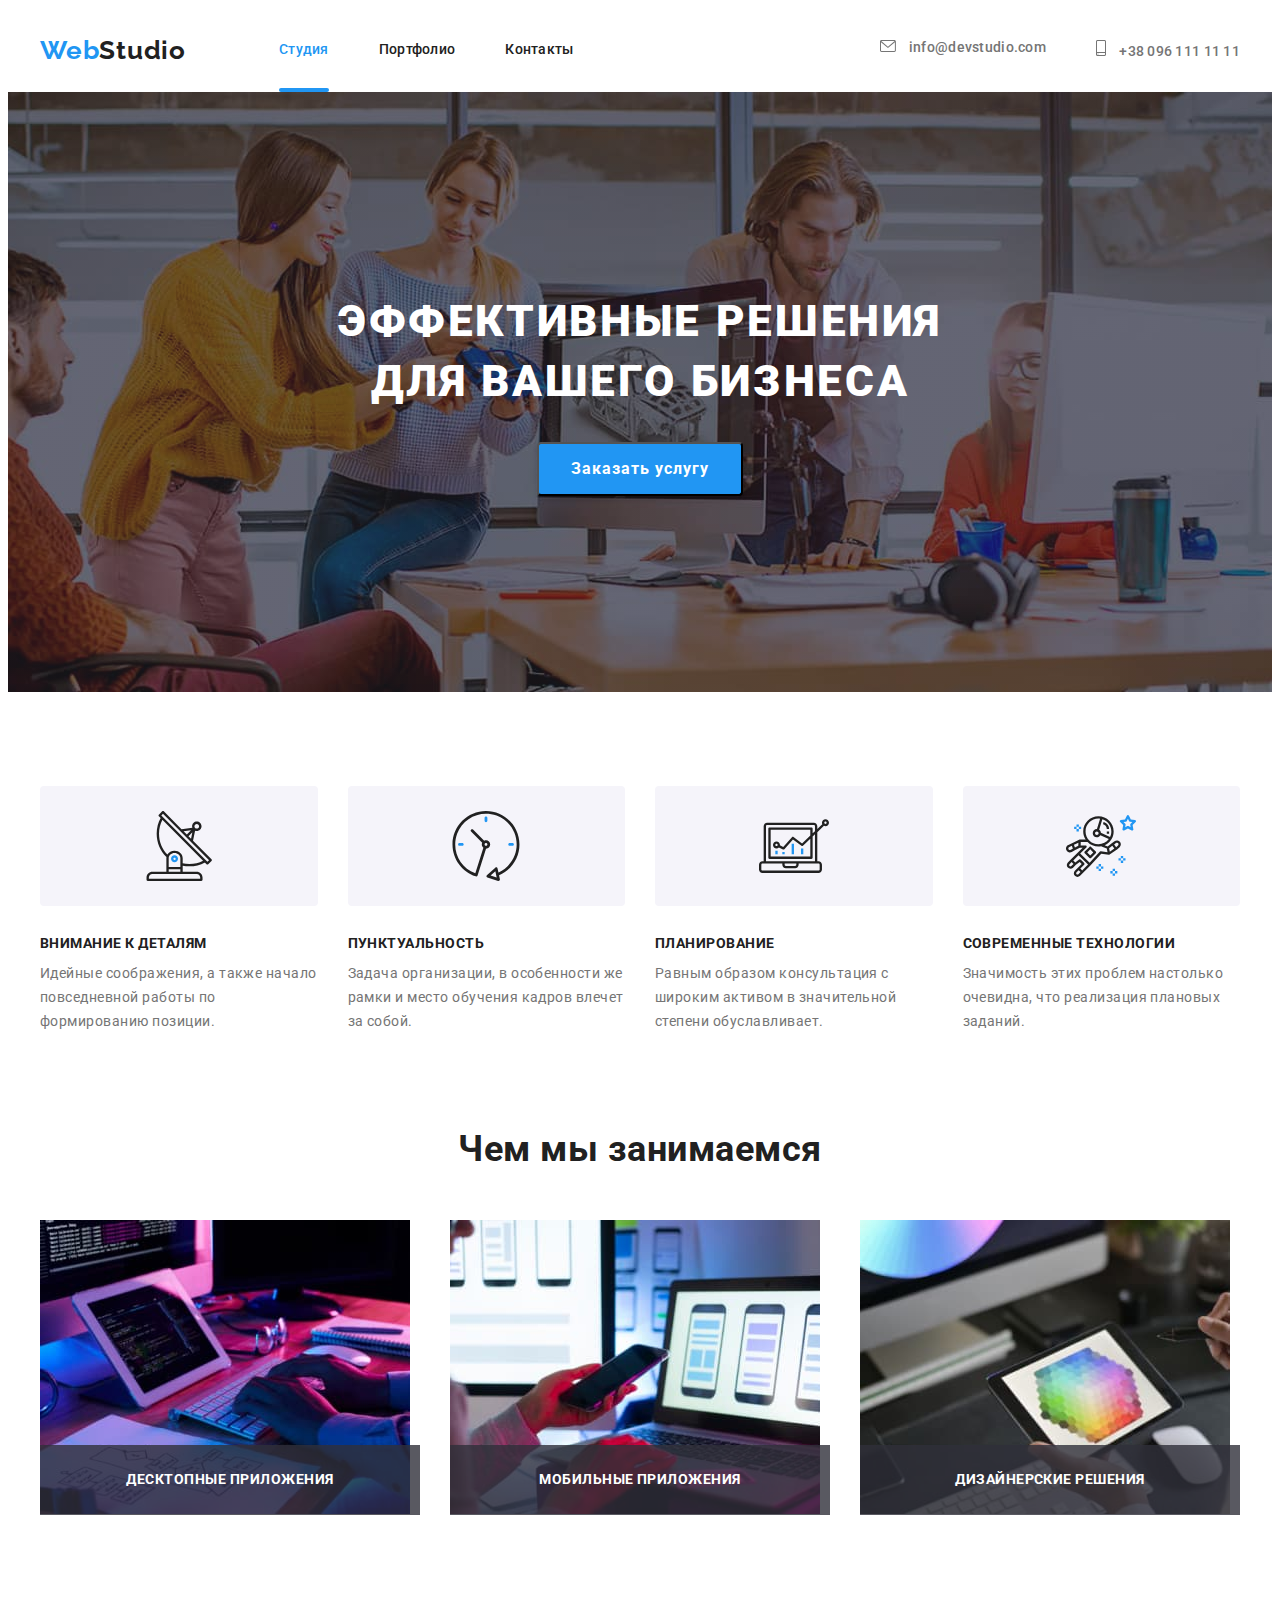
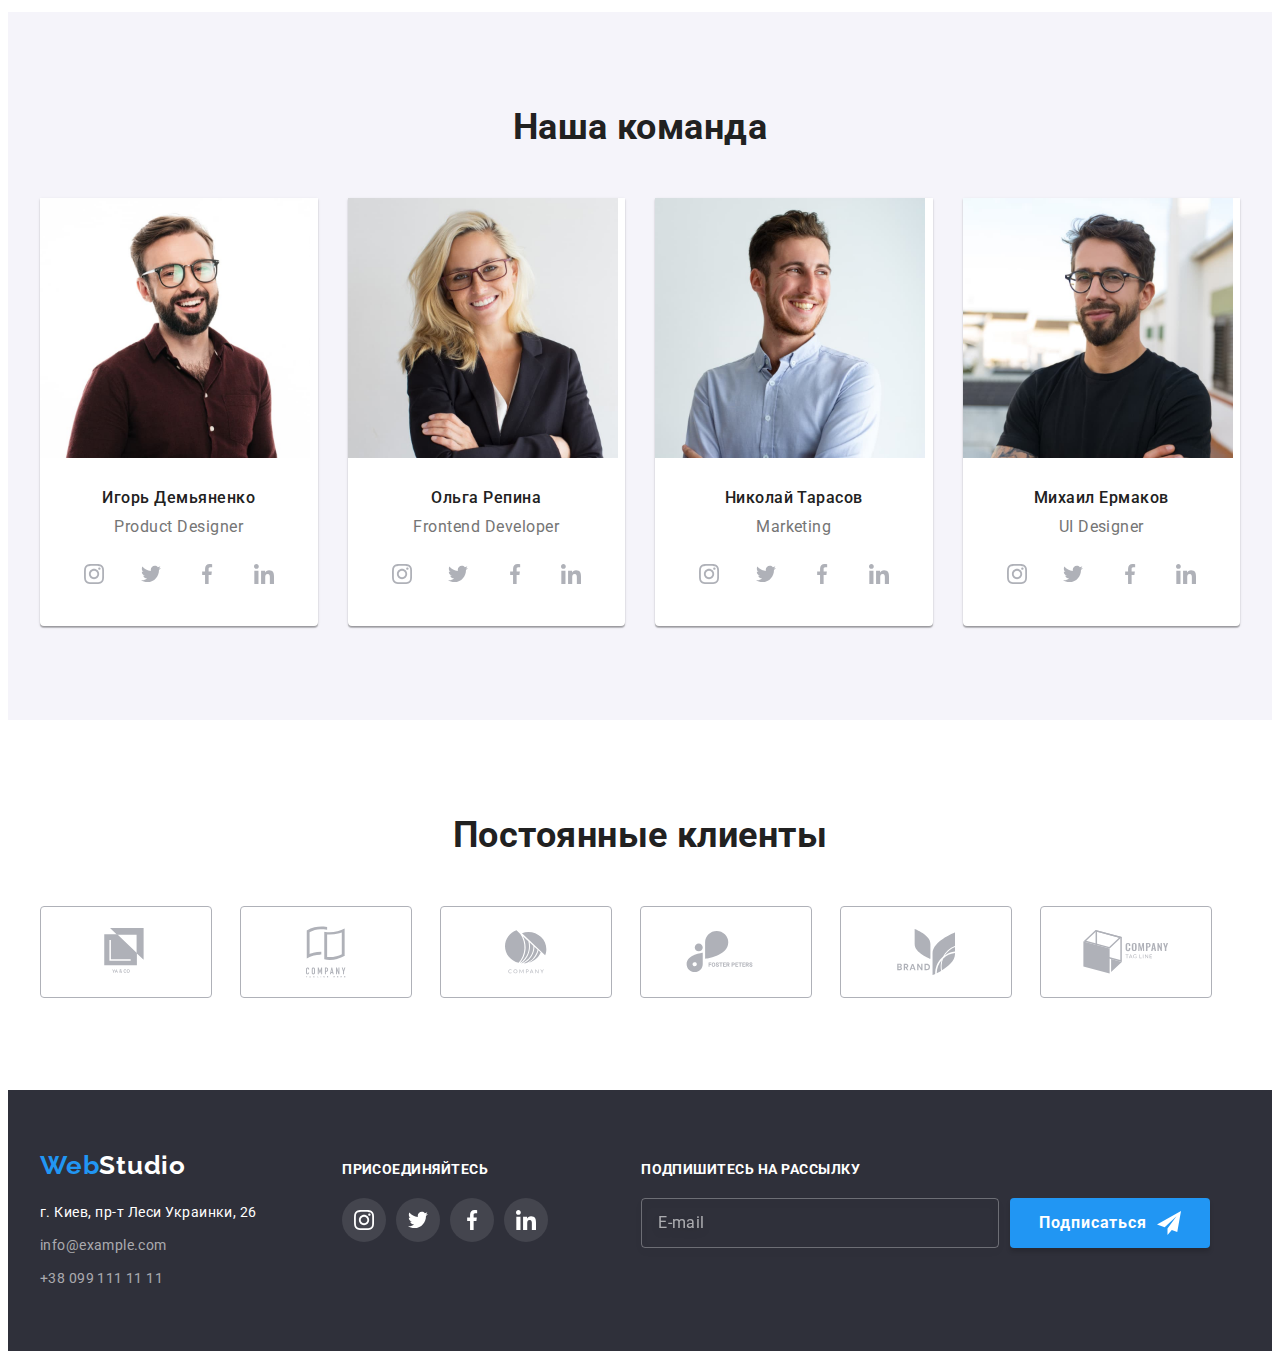
<file: index.html>
<!DOCTYPE html>
<html lang="ru">
<head>
    <meta charset="UTF-8">
    <meta name="viewport" content="width=device-width, initial-scale=1.0">
    <title>Web Studio</title>
    <link rel="stylesheet" href="https://cdnjs.cloudflare.com/ajax/libs/modern-normalize/1.0.0/modern-normalize.min.css"
        integrity="sha512-ISS7cAi1PEhQ8jnbJpJZMd29NlhNj4AWYyLOSp2CE/CsHxTCu+r+t0D2yoJudVrd0/8fTVPUVDzY5Tvli75u/g=="
        crossorigin="anonymous">
    <link rel="stylesheet" href="./css/styles.css">
    <link rel="preconnect" href="https://fonts.gstatic.com">
    <link href="https://fonts.googleapis.com/css2?family=Raleway:wght@700&family=Roboto:wght@400;500;700;900&display=swap"
        rel="stylesheet">
</head>
<body>
    <header>
        <div class="container header">
            <nav class="header-nav">
                <a class="logo" href="./index.html"><span class="logo-text">Web</span>Studio</a>
                <ul class="site-nav list">
                    <li class="item"><a class="button accent" href="">Студия</a></li>
                    <li class="item"><a class="button" href="./portfolio.html">Портфолио</a></li>
                    <li class="item"><a class="button" href="">Контакты</a></li>
                </ul>
            </nav>
            <ul class="contact-main list">
                <li class="item">
                    <a class="contact" href="mailto:info@devstudio.com">
                        <svg class="envelope" width="16" height="12">
                            <use href="./images/symbol-defs.svg#icon-envelope"></use>
                        </svg>
                        <span>info@devstudio.com</span>
                    </a>
                </li>
                <li class="item">
                    <a class="contact" href="tel:+380961111111">
                        <svg class="smartphone" width="10" height="16">
                            <use href="./images/symbol-defs.svg#icon-smartphone"></use>
                        </svg>
                        <span>+38 096 111 11 11</span>
                    </a>
                </li>
            </ul>
        </div>
    </header>

    <main>
        <section class="hero">
            <div class="overlay">
                <div class="container-hero">
                    <h1 class="hero-text">Эффективные решения для вашего бизнеса</h1>
                    <button class="hero-button" type="button" data-modal-open>Заказать услугу</button>
                </div>
            </div>
        </section>
                
        <section class="values">
            <div class="container">
                <h2 class="visually-hidden">Наши преимущества</h2>
                <ul class="values-list list">
                    <li class="item">
                        <div class="icons-values">
                            <svg width="70" height="70">
                                <use href="./images/symbol-defs.svg#icon-antena"></use>
                            </svg>
                        </div>
                        <h3 class="values-title">Внимание к деталям</h3>
                        <p class="values-text">Идейные соображения, а также начало повседневной работы по формированию позиции.</p>
                    </li>
                    <li class="item">
                        <div class="icons-values">
                            <svg width="70" height="70">
                                <use href="./images/symbol-defs.svg#icon-clock"></use>
                            </svg>
                        </div>
                        <h3 class="values-title">Пунктуальность</h3>
                        <p class="values-text">Задача организации, в особенности же рамки и место обучения кадров влечет за собой.
                        </p>
                    </li>
                    <li class="item">
                        <div class="icons-values">
                            <svg width="70" height="70">
                                <use href="./images/symbol-defs.svg#icon-diagram"></use>
                            </svg>
                        </div>
                        <h3 class="values-title">Планирование</h3>
                        <p class="values-text">Равным образом консультация с широким активом в значительной степени обуславливает.
                        </p>
                    </li>
                    <li class="item">
                        <div class="icons-values">
                            <svg width="70" height="70">
                                <use href="./images/symbol-defs.svg#icon-astronaut"></use>
                            </svg>
                        </div>
                        <h3 class="values-title">Современные технологии</h3>
                        <p class="values-text">Значимость этих проблем настолько очевидна, что реализация плановых заданий.</p>
                    </li>
                </ul>
            </div>
        </section>
        
        <section class="work">
            <div class="container">
                <h2 class="work-title">Чем мы занимаемся</h2>
                <ul class="work-list list">
                    <li class="item">
                        <img src="./images/img1.jpg" alt="Монитор, планшет и клавиатура на столе" width="370" />
                        <p>Десктопные приложения</p>
                    </li>
                    <li class="item">
                        <img src="./images/img2.jpg" alt="Ноутбук и смартфон" width="370" />
                        <p>Мобильные приложения</p>
                    </li>
                    <li class="item">
                        <img src="./images/img3.jpg" alt="Выбор цвета на дисплее планшета" width="370" />
                        <p>Дизайнерские решения</p>
                    </li>
                </ul>
            </div>
        </section>
        
        <section class="team">
            <div class="container">
                <h2 class="team-title">Наша команда</h2>
                <ul class="team-list list">
                    <li class="item">
                        <img src="./images/photo1.jpg" alt="Фото дизайнера продукта" width="270" />
                        <h3 class="employee">Игорь Демьяненко</h3>
                        <p class="proffesion">Product Designer</p>
                        <ul class="icon-list list">
                            <li class="item">
                                <a href="#" class="icon-link">
                                    <svg class="icon-network">
                                        <use href="./images/symbol-defs.svg#icon-instagram"></use>
                                    </svg>
                                </a>
                            </li>
                            <li class="item">
                                <a href="#" class="icon-link">
                                    <svg class="icon-network">
                                        <use href="./images/symbol-defs.svg#icon-twitter"></use>
                                    </svg>
                                </a>
                            </li>
                            <li class="item">
                                <a href="#" class="icon-link">
                                    <svg class="icon-network">
                                        <use href="./images/symbol-defs.svg#icon-facebook"></use>
                                    </svg>
                                </a>
                            </li>
                            <li class="item">
                                <a href="#" class="icon-link">
                                    <svg class="icon-network">
                                        <use href="./images/symbol-defs.svg#icon-linkedin"></use>
                                    </svg>
                                </a>
                            </li>
                        </ul>
                    </li>
                    <li class="item">
                        <img src="./images/photo2.jpg" alt="Фото фронтэнд разработчика" width="270" />
                        <h3 class="employee">Ольга Репина</h3>
                        <p class="proffesion">Frontend Developer</p>
                        <ul class="icon-list list">
                            <li class="item">
                                <a href="#" class="icon-link">
                                    <svg class="icon-network">
                                        <use href="./images/symbol-defs.svg#icon-instagram"></use>
                                    </svg>
                                </a>
                            </li>
                            <li class="item">
                                <a href="#" class="icon-link">
                                    <svg class="icon-network">
                                        <use href="./images/symbol-defs.svg#icon-twitter"></use>
                                    </svg>
                                </a>
                            </li>
                            <li class="item">
                                <a href="#" class="icon-link">
                                    <svg class="icon-network">
                                        <use href="./images/symbol-defs.svg#icon-facebook"></use>
                                    </svg>
                                </a>
                            </li>
                            <li class="item">
                                <a href="#" class="icon-link">
                                    <svg class="icon-network">
                                        <use href="./images/symbol-defs.svg#icon-linkedin"></use>
                                    </svg>
                                </a>
                            </li>
                        </ul>
                    </li>
                    <li class="item">
                        <img src="./images/photo3.jpg" alt="Фото маркетолога" width="270" />
                        <h3 class="employee">Николай Тарасов</h3>
                        <p class="proffesion">Marketing</p>
                        <ul class="icon-list list">
                            <li class="item">
                                <a href="#" class="icon-link">
                                    <svg class="icon-network">
                                        <use href="./images/symbol-defs.svg#icon-instagram"></use>
                                    </svg>
                                </a>
                            </li>
                            <li class="item">
                                <a href="#" class="icon-link">
                                    <svg class="icon-network">
                                        <use href="./images/symbol-defs.svg#icon-twitter"></use>
                                    </svg>
                                </a>
                            </li>
                            <li class="item">
                                <a href="#" class="icon-link">
                                    <svg class="icon-network">
                                        <use href="./images/symbol-defs.svg#icon-facebook"></use>
                                    </svg>
                                </a>
                            </li>
                            <li class="item">
                                <a href="#" class="icon-link">
                                    <svg class="icon-network">
                                        <use href="./images/symbol-defs.svg#icon-linkedin"></use>
                                    </svg>
                                </a>
                            </li>
                        </ul>
                    </li>
                    <li class="item">
                        <img src="./images/photo4.jpg" alt="Фото дизайнера" width="270" />
                        <h3 class="employee">Михаил Ермаков</h3>
                        <p class="proffesion">UI Designer</p>
                        <ul class="icon-list list">
                            <li class="item">
                                <a href="#" class="icon-link">
                                    <svg class="icon-network">
                                        <use href="./images/symbol-defs.svg#icon-instagram"></use>
                                    </svg>
                                </a>
                            </li>
                            <li class="item">
                                <a href="#" class="icon-link">
                                    <svg class="icon-network">
                                        <use href="./images/symbol-defs.svg#icon-twitter"></use>
                                    </svg>
                                </a>
                            </li>
                            <li class="item">
                                <a href="#" class="icon-link">
                                    <svg class="icon-network">
                                        <use href="./images/symbol-defs.svg#icon-facebook"></use>
                                    </svg>
                                </a>
                            </li>
                            <li class="item">
                                <a href="#" class="icon-link">
                                    <svg class="icon-network">
                                        <use href="./images/symbol-defs.svg#icon-linkedin"></use>
                                    </svg>
                                </a>
                            </li>
                        </ul>
                    </li>
                </ul>
            </div>
        </section>

        <section class="section-clients">
            <div class="container">
                <h2 class="clients-title">Постоянные клиенты</h2>
                <ul class="clients-list list">
                    <li class="item">
                        <a href="#" class="client-link">
                            <svg class="client-logo" width="44" height="48">
                                <use href="./images/symbol-defs.svg#icon-logo-1"></use>
                            </svg>
                        </a>
                    </li>
                    <li class="item">
                        <a href="#" class="client-link">
                            <svg class="client-logo" width="40" height="52">
                                <use href="./images/symbol-defs.svg#icon-logo-2"></use>
                            </svg>
                        </a>
                    </li>
                    <li class="item">
                        <a href="#" class="client-link">
                            <svg class="client-logo" width="42" height="44">
                                <use href="./images/symbol-defs.svg#icon-logo-3"></use>
                            </svg>
                        </a>
                    </li>
                    <li class="item">
                        <a href="#" class="client-link">
                            <svg class="client-logo" width="80" height="42">
                                <use href="./images/symbol-defs.svg#icon-logo-4"></use>
                            </svg>
                        </a>
                    </li>
                    <li class="item">
                        <a href="#" class="client-link">
                            <svg class="client-logo" width="58" height="46">
                                <use href="./images/symbol-defs.svg#icon-logo-5"></use>
                            </svg>
                        </a>
                    </li>
                    <li class="item">
                        <a href="#" class="client-link">
                            <svg class="client-logo" width="88" height="44">
                                <use href="./images/symbol-defs.svg#icon-logo-6"></use>
                            </svg>
                        </a>
                    </li>
        
                </ul>
            </div>
        </section>

    </main>
    
    <footer>
        <div class="container footer">
            <div class="footer-contacts">
                <a class="logo" href="./index.html"><span class="logo-text">Web</span><span class="logo-footer">Studio</span></a>
                <address class="address">г. Киев, пр-т Леси Украинки, 26</address>
                <ul class="contacts-footer list">
                    <li class="item"><a class="contact-footer" href="mailto:info@example.com">info@example.com</a></li>
                    <li class="item"><a class="contact-footer" href="tel:+380991111111">+38 099 111 11 11</a></li>
                </ul>
            </div>
            

            <div class="join">
                <p>Присоединяйтесь</p>
                <ul class="network-list-company list">
                    <li class="item">
                        <a href="#" class="network-link-company">
                            <svg class="icon-network-company">
                                <use href="./images/symbol-defs.svg#icon-instagram"></use>
                            </svg>
                        </a>
                    </li>
                    <li class="item">
                        <a href="#" class="network-link-company">
                            <svg class="icon-network-company">
                                <use href="./images/symbol-defs.svg#icon-twitter"></use>
                            </svg>
                        </a>
                    </li>
                    <li class="item">
                        <a href="#" class="network-link-company">
                            <svg class="icon-network-company">
                                <use href="./images/symbol-defs.svg#icon-facebook"></use>
                            </svg>
                        </a>
                    </li>
                    <li class="item">
                        <a href="#" class="network-link-company">
                            <svg class="icon-network-company">
                                <use href="./images/symbol-defs.svg#icon-linkedin"></use>
                            </svg>
                        </a>
                    </li>
                </ul>
            </div>

            <div class="subscribe">
                <p class="subscription-title">
                    Подпишитесь на рассылку
                </p>
                <form class="subscription-form">
                    <input type="email" name="email" class="subscription-input" placeholder="E-mail">          
                    <button type="submit" class="subscription-button">
                        <span class="button-content">Подписаться</span>
                        <svg class="subscription-icon" width="24" height="24">
                            <use href="./images/symbol-defs.svg#icon-send"></use>
                        </svg>
                    </button>
                </form>
            </div>
        </div>
    </footer>

    <div class="backdrop is-hidden" data-modal>
        <div class="modal">
                <button class="button-close" data-modal-close>
                    <svg class="icon-close" width="18" height="18">
                        <use href="./images/symbol-defs.svg#icon-close"></use>
                    </svg>
                </button>

                <form class="modal-form">
                    <p class="modal-title">
                        Оставьте свои данные, мы вам перезвоним
                    </p>

                    <label class="modal-lable">
                        <span class="label-content">Имя</span>
                        <div class="input-container">
                            <input type="text" name="name" class="modal-input">
                            <svg class="modal-icon" width="18" height="18">
                                <use href="./images/symbol-defs2.svg#icon-person-black"></use>
                            </svg>
                        </div>
                    </label>
        

                    <label class="modal-lable">
                        <span class="label-content">Телефон</span>
                        <div class="input-container">
                            <input type="tel" name="phone_number" class="modal-input">
                            <svg class="modal-icon" width="18" height="18">
                                <use href="./images/symbol-defs2.svg#icon-phone-black"></use>
                            </svg>
                        </div>
                    </label>

                    <label class="modal-lable">
                        <span class="label-content">Почта</span>
                        <div class="input-container">
                            <input type="email" name="email" class="modal-input">
                            <svg class="modal-icon" width="18" height="18">
                                <use href="./images/symbol-defs2.svg#icon-email-black"></use>                                </svg>
                            </div>
                    </label>

                    
                    <label class="feedback-lable">
                        <span class="label-content">Коментарий</span>
                        <textarea name="feedback" class="feedback-input" placeholder="Введите текст"></textarea>
                    </label>
    
                    <div class="checkbox-container">
                        <input type="checkbox" name="consent" value="consent" class="checkbox-input visually-hidden" id="checkbox">
                        <label class="modal-checkbox" for="checkbox">
                            <span class="chekbox-content">Соглашаюсь с рассылкой и принимаю <a href="#" class="contract-link">Условия договора</a></span>
                        </label>
                    </div>
    
                    <button type="submit" class="modal-button">
                        Отправить
                    </button>
                </form>
            
        </div>
    </div>
    
    <script src="./js/modal.js"></script>
</body>
</html>
</file>
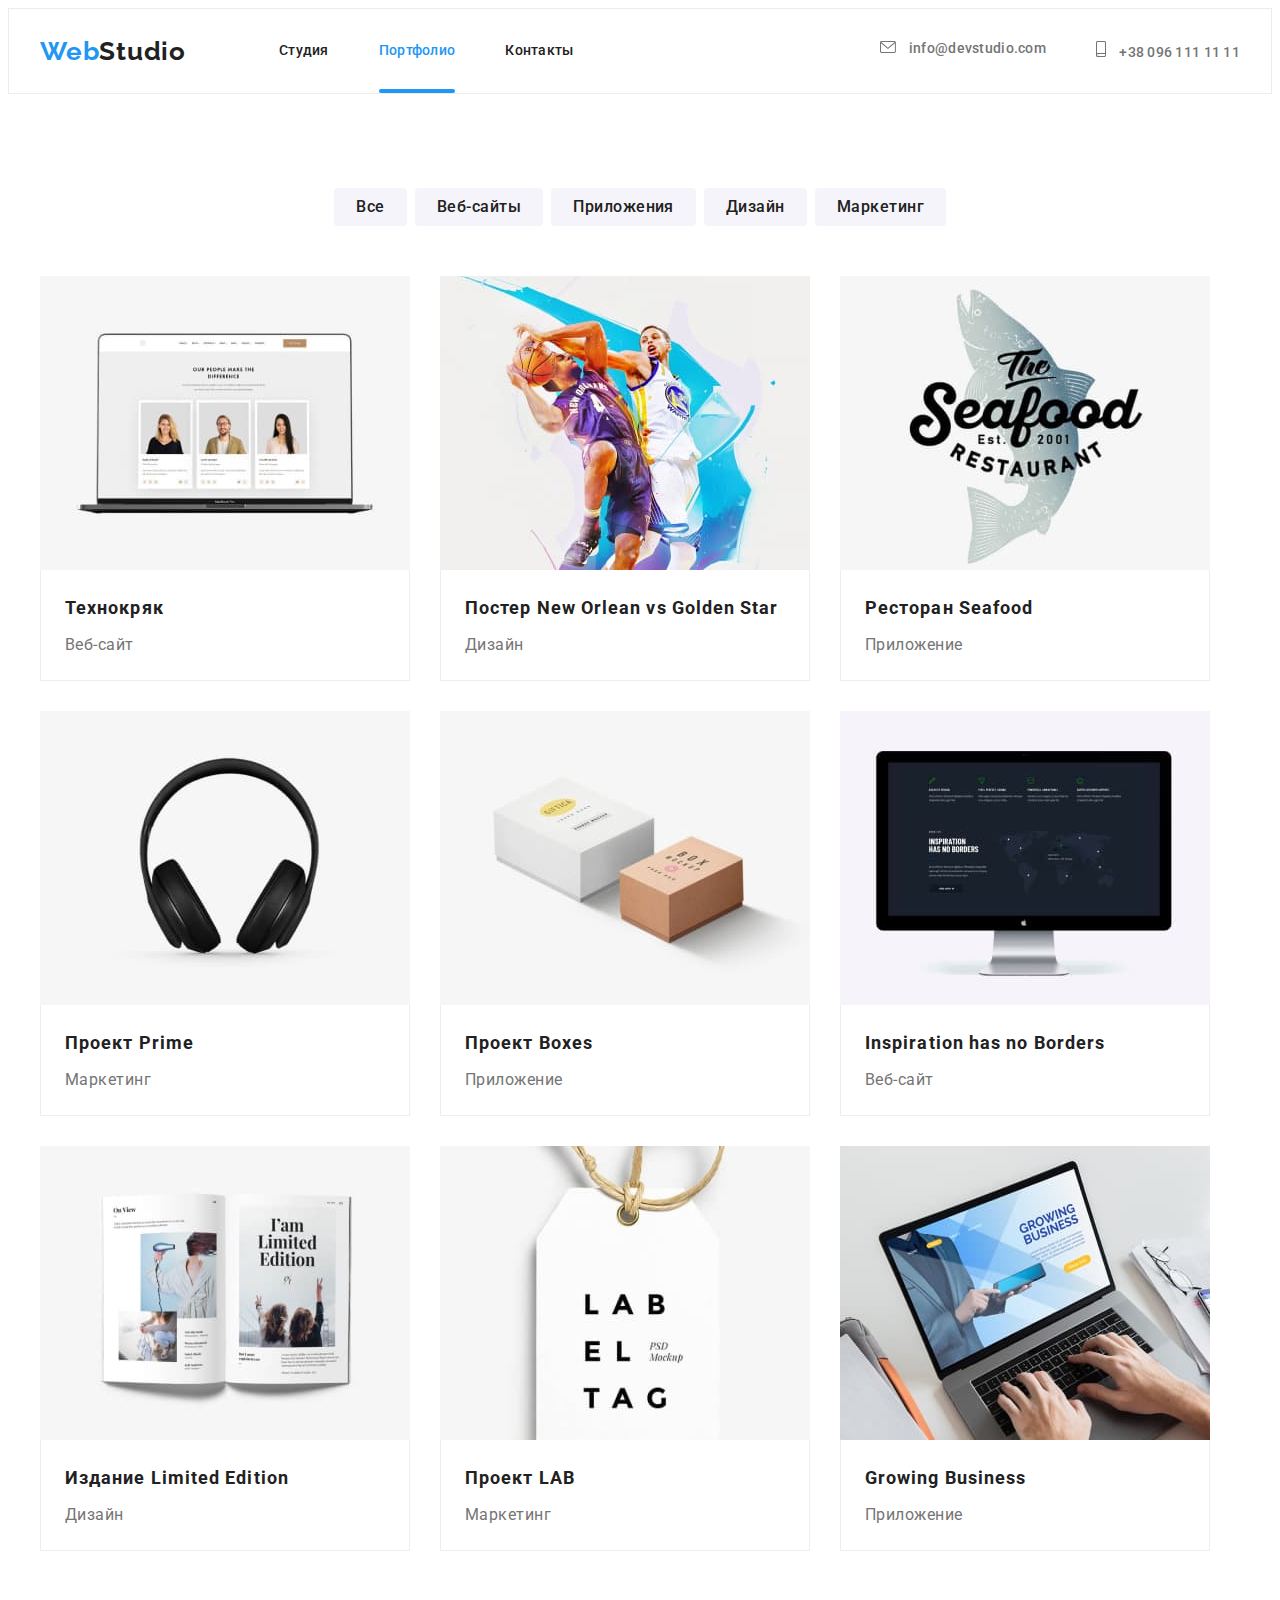
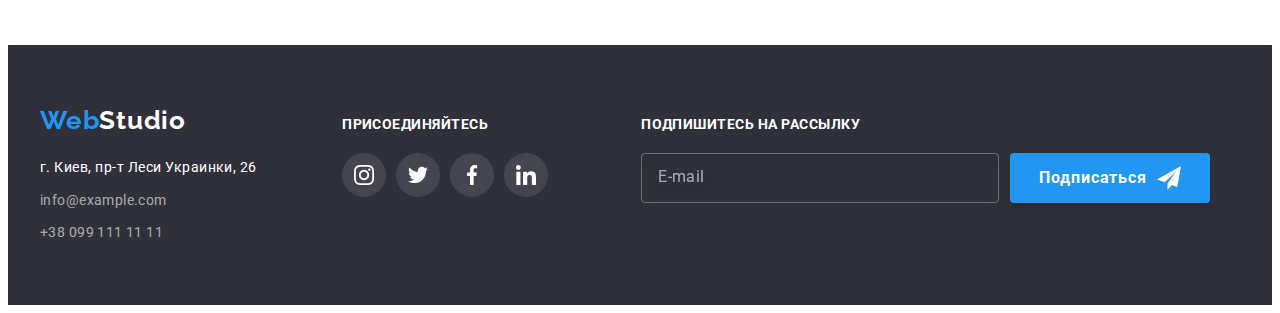
<file: portfolio.html>
<!DOCTYPE html>
<html lang="ru">

<head>
    <meta charset="UTF-8">
    <meta name="viewport" content="width=device-width, initial-scale=1.0">
    <title>Web Studio</title>
    <link rel="stylesheet" href="https://cdnjs.cloudflare.com/ajax/libs/modern-normalize/1.0.0/modern-normalize.min.css"
        integrity="sha512-ISS7cAi1PEhQ8jnbJpJZMd29NlhNj4AWYyLOSp2CE/CsHxTCu+r+t0D2yoJudVrd0/8fTVPUVDzY5Tvli75u/g=="
        crossorigin="anonymous">
    <link rel="stylesheet" href="./css/styles.css">
    <link rel="preconnect" href="https://fonts.gstatic.com">
    <link href="https://fonts.googleapis.com/css2?family=Raleway:wght@700&family=Roboto:wght@400;500;700;900&display=swap"
        rel="stylesheet">
</head>

<body>
    <header class="header-border">
        <div class="container header">
            <nav class="header-nav">
                <a class="logo" href="./index.html"><span class="logo-text">Web</span>Studio</a>
                <ul class="site-nav list">
                    <li class="item"><a class="button" href="./index.html">Студия</a></li>
                    <li class="item"><a class="button accent" href="">Портфолио</a></li>
                    <li class="item"><a class="button" href="">Контакты</a></li>
                </ul>
            </nav>
                <ul class="contact-main list">
                    <li class="item">
                        <a class="contact" href="mailto:info@devstudio.com">
                            <svg class="envelope" width="16" height="12">
                                <use href="./images/symbol-defs.svg#icon-envelope"></use>
                            </svg>
                            <span>info@devstudio.com</span>
                        </a>
                    </li>
                    <li class="item">
                        <a class="contact" href="tel:+380961111111">
                            <svg class="smartphone" width="10" height="16">
                                <use href="./images/symbol-defs.svg#icon-smartphone"></use>
                            </svg>
                            <span>+38 096 111 11 11</span>
                        </a>
                    </li>
                </ul>
        </div>
    </header>

    <main>
        <section class="portfolio">
            <div class="container">
                <h1 class="visually-hidden">Портфолио</h1>
                
                <ul class="project-list list">
                    <li class="item">
                        <button class="button-portfolio" type="button">Все</button>
                    </li>
                    <li class="item">
                        <button class="button-portfolio" type="button">Веб-сайты</button>
                    </li>
                    <li class="item">
                        <button class="button-portfolio" type="button">Приложения</button>
                    </li>
                    <li class="item">
                        <button class="button-portfolio" type="button">Дизайн</button>
                    </li>
                    <li class="item">
                        <button class="button-portfolio" type="button">Маркетинг</button>
                    </li>
                    </ul>
                    
                <h2 class="visually-hidden">Примеры работ</h2>
                                    
                <ul class="example-list list">
                    <li class="example">
                        <a class="example-icon" href="#">
                            <div class="overlay-hidden">
                                <img src="./images/imgposter1.jpg" alt="Ноутбук с изображением экрана" width="370">
                                <div class="overlay-example">
                                    <p>
                                        Технокряк это современная площадка распространения коронавируса. Компании используют эту платформу для цифрового шпионажа и атак на защищённые сервера конкурентов.
                                    </p>
                                </div>
                            </div>
                            
                            <div class="example-content">
                                <h3 class="example-title">Технокряк</h3>
                                <p class="example-text">Веб-сайт</p>
                            </div>
                        </a>
                    </li>
                    <li class="example">
                        <a class="example-icon" href="#">
                            <div class="overlay-hidden">
                                <img src="./images/imgposter2.jpg" alt="Два баскетболиста с мячем" width="370">
                                <div class="overlay-example">
                                    <p>
                                        Технокряк это современная площадка распространения коронавируса. Компании используют эту платформу для цифрового шпионажа и атак на защищённые сервера конкурентов.
                                    </p>
                                </div>
                            </div>
                            <div class="example-content">
                                <h3 class="example-title">Постер New Orlean vs Golden Star</h3>
                                <p class="example-text">Дизайн</p>
                            </div>
                        </a>
                    </li>
                    <li class="example">
                        <a class="example-icon" href="#">
                            <div class="overlay-hidden">
                                <img src="./images/imgposter3.jpg" alt="Эмблема ресторана" width="370">
                                <div class="overlay-example">
                                    <p>
                                        Технокряк это современная площадка распространения коронавируса. Компании используют эту платформу для цифрового шпионажа и атак на защищённые сервера конкурентов.
                                    </p>
                                </div>
                            </div>
                            <div class="example-content">
                                <h3 class="example-title">Ресторан Seafood</h3>
                                <p class="example-text">Приложение</p>
                            </div>
                        </a>
                    </li>
                    <li class="example">
                        <a class="example-icon" href="#">
                            <div class="overlay-hidden">
                                <img src="./images/imgposter4.jpg" alt="Наушники" width="370">
                                <div class="overlay-example">
                                    <p>
                                        Технокряк это современная площадка распространения коронавируса. Компании используют эту платформу для цифрового шпионажа и атак на защищённые сервера конкурентов.
                                    </p>
                                </div>
                            </div>
                            <div class="example-content">
                                <h3 class="example-title">Проект Prime</h3>
                                <p class="example-text">Маркетинг</p>
                            </div>
                        </a>
                    </li>
                    <li class="example">
                        <a class="example-icon" href="#">
                            <div class="overlay-hidden">
                                <img src="./images/imgposter5.jpg" alt="Две коробки" width="370">
                                <div class="overlay-example">
                                    <p>
                                        Технокряк это современная площадка распространения коронавируса. Компании используют эту платформу для цифрового шпионажа и атак на защищённые сервера конкурентов.
                                    </p>
                                </div>
                            </div>   
                            <div class="example-content">
                                <h3 class="example-title">Проект Boxes</h3>
                                <p class="example-text">Приложение</p>
                            </div>
                        </a>
                    </li>
                    <li class="example">
                        <a class="example-icon" href="#">
                            <div class="overlay-hidden">
                                <img src="./images/imgposter6.jpg" alt="Монитор компьютера" width="370">
                                <div class="overlay-example">
                                    <p>
                                        Технокряк это современная площадка распространения коронавируса. Компании используют эту платформу для цифрового шпионажа и атак на защищённые сервера конкурентов.
                                    </p>
                                </div>
                            </div>   
                            <div class="example-content">
                                <h3 class="example-title">Inspiration has no Borders</h3>
                                <p class="example-text">Веб-сайт</p>
                            </div>
                        </a>
                    </li>
                    <li class="example">
                        <a class="example-icon" href="#">
                            <div class="overlay-hidden">
                                <img src="./images/imgposter7.jpg" alt="Открытая книга" width="370">
                                <div class="overlay-example">
                                    <p>
                                        Технокряк это современная площадка распространения коронавируса. Компании используют эту платформу для цифрового шпионажа и атак на защищённые сервера конкурентов.
                                    </p>
                                </div>
                            </div>   
                            <div class="example-content">
                                <h3 class="example-title">Издание Limited Edition</h3>
                                <p class="example-text">Дизайн</p>
                            </div>
                        </a>
                    </li>
                    <li class="example">
                        <a class="example-icon" href="#">
                            <div class="overlay-hidden">
                                <img src="./images/imgposter8.jpg" alt="Этикетка на веревке" width="370">
                                <div class="overlay-example">
                                    <p>
                                        Технокряк это современная площадка распространения коронавируса. Компании используют эту платформу для цифрового шпионажа и атак на защищённые сервера конкурентов.
                                    </p>
                                </div>
                            </div>   
                            <div class="example-content">
                                <h3 class="example-title">Проект LAB</h3>
                                <p class="example-text">Маркетинг</p>
                            </div>
                        </a>
                    </li>
                    <li class="example">
                        <a class="example-icon" href="#">
                            <div class="overlay-hidden">
                                <img src="./images/imgposter9.jpg" alt="Ноутбук на столе" width="370">
                                <div class="overlay-example">
                                    <p>
                                        Технокряк это современная площадка распространения коронавируса. Компании используют эту платформу для цифрового шпионажа и атак на защищённые сервера конкурентов.
                                    </p>
                                </div>
                            </div>   
                            <div class="example-content">
                                <h3 class="example-title">Growing Business</h3>
                                <p class="example-text">Приложение</p>
                            </div>
                        </a>
                    </li>
                </ul>
            </div>
        </section>
    </main>

    <footer>
        <div class="container footer">
            <div class="footer-contacts">
                <a class="logo" href="./index.html"><span class="logo-text">Web</span><span
                        class="logo-footer">Studio</span></a>
                <address class="address">г. Киев, пр-т Леси Украинки, 26</address>
                <ul class="contacts-footer list">
                    <li class="item"><a class="contact-footer" href="mailto:info@example.com">info@example.com</a></li>
                    <li class="item"><a class="contact-footer" href="tel:+380991111111">+38 099 111 11 11</a></li>
                </ul>
            </div>
        
        
            <div class="join">
                <p>Присоединяйтесь</p>
                <ul class="network-list-company list">
                    <li class="item">
                        <a href="#" class="network-link-company">
                            <svg class="icon-network-company">
                                <use href="./images/symbol-defs.svg#icon-instagram"></use>
                            </svg>
                        </a>
                    </li>
                    <li class="item">
                        <a href="#" class="network-link-company">
                            <svg class="icon-network-company">
                                <use href="./images/symbol-defs.svg#icon-twitter"></use>
                            </svg>
                        </a>
                    </li>
                    <li class="item">
                        <a href="#" class="network-link-company">
                            <svg class="icon-network-company">
                                <use href="./images/symbol-defs.svg#icon-facebook"></use>
                            </svg>
                        </a>
                    </li>
                    <li class="item">
                        <a href="#" class="network-link-company">
                            <svg class="icon-network-company">
                                <use href="./images/symbol-defs.svg#icon-linkedin"></use>
                            </svg>
                        </a>
                    </li>
                </ul>
            </div>

            <div class="subscribe">
                <p class="subscription-title">
                    Подпишитесь на рассылку
                </p>
                <form class="subscription-form">
                    <input type="email" name="email" class="subscription-input" placeholder="E-mail">          
                    <button type="submit" class="subscription-button">
                        <span class="button-content">Подписаться</span>
                        <svg class="subscription-icon" width="24" height="24">
                            <use href="./images/symbol-defs.svg#icon-send"></use>
                        </svg>
                    </button>
                </form>
            </div>
        </div>
    </footer>
</body>

</html>
</file>
<file: css/styles.css>
/*  Color
Web color, Color activ button, email, phone, button-hero - #2196F3 !!!
Color passiv button, h2, h3, button-portfolio-passiv - #212121 !!!
Color passiv email, phone, p - #757575 !!!

background header - #FFFFFF
background hero, footer - #2F303A
background main - #E5E5E5
backgrpund section our team - #F5F4FA

text hero, button-hero, address, button-portfolio-active - #FFFFFF
email+phone-footer - rgba(255, 255, 255, 0.6);

*/

/* Font
Font logo - Raleway 700
Font nav, mail, phone, hero, button-hero, h2, h3, p, address, email+phone-footer - Roboto 400, 500, 700, 900
*/

:root {
  --primary-text-color: #757575;
  --activ-button-color: #2196f3;
  --title-text-color: #212121;
  --text-hero-color: #ffffff;
  --border-example-color: #eeeeee;
  --secondary-bg-color: #f5f4fa;
  --primary-fill-color: #afb1b8;
  --checked-button-color: #188CE8;
  --network-bg-color: rgba(255, 255, 255, 0.1);

  --timing-function: cubic-bezier(0.4, 0, 0.2, 1);
  --duration: 250ms;
}

body {
  color: var(--primary-text-color);
  font-family: Roboto, sans-serif;
  letter-spacing: 0.03em;
}

.container {
  width: 1200px;
  margin-left: auto;
  margin-right: auto;
  padding-left: 15px;
  padding-right: 15px;
  /*outline: 2px solid tomato;*/
}

a {
  text-decoration: none;
}

p {
  margin-top: 0;
  margin-bottom: 0;
}

header {
  background-color: var(--text-hero-color);
}

.list {
  padding: 0;
  margin: 0;
  list-style: none;
}

section {
  padding-top: 94px;
  padding-bottom: 94px;
}

.visually-hidden {
  position: absolute;
  clip: rect(0 0 0 0);
  width: 1px;
  height: 1px;
  margin: -1px;
}

.hero-button,
.button-portfolio,
.subscription-button,
.button-close,
.modal-button {
  cursor: pointer;
}

/*Модальное окно*/
.backdrop {
  position: fixed;
  top: 0px;
  left: 0px;

  width: 100%;
  height: 100%;
  background-color: rgba(0, 0, 0, 0.2);

  opacity: 1;

  z-index: 3;

  transition: opacity var(--duration) var(--timing-function);
}

.backdrop.is-hidden {
  visibility: hidden;
  opacity: 0;
  pointer-events: none;
}

.backdrop.is-hidden .modal {
  transform: translate(-50%, -50%) scale(1.2);
}

.modal {
  position: absolute;
  top: 50%;
  left: 50%;
  transform: translate(-50%, -50%) scale(1);

  width: 528px;
  min-height: 581px;
  background-color: var(--text-hero-color);

  box-shadow: 0px 1px 3px rgba(0, 0, 0, 0.12), 0px 1px 1px rgba(0, 0, 0, 0.14), 0px 2px 1px rgba(0, 0, 0, 0.2);
  border-radius: 4px;

  transition: transform var(--duration) var(--timing-function);
}

.button-close {
  position: absolute;
  top: 8px;
  right: 8px;
  left: auto;
  width: 30px;
  height: 30px;
  padding: 0;

  display: flex;
  justify-content: center;
  align-items: center;

  border: 1px solid rgba(0, 0, 0, 0.1);
  border-radius: 50%;
  background-color: var(--text-hero-color);
  color: #000000;

  transition: color var(--duration) var(--timing-function);
}

.button-close:hover,
.button-close:focus {
  color: var(--activ-button-color);
}

.icon-close {
  fill: currentColor;
}

.modal-form {
  margin: 40px;
}

.modal-title {
  font-weight: 700;
  font-size: 20px;
  line-height: 1.15;
  text-align: center;
  margin-bottom: 12px;

  color: var(--title-text-color);
}

.modal-lable {
  display: block;
  margin-bottom: 10px;
}

.label-content {
  display: block;
  height: 14px;
  margin-bottom: 4px;

  font-weight: 400;
  font-size: 12px;
  line-height: 1.17;

  letter-spacing: 0.01em;
}

.input-container {
  position: relative;
}

.feedback-input,
.modal-input {
  width: 100%;
  
  border: 1px solid rgba(33, 33, 33, 0.2);
  box-sizing: border-box;
  border-radius: 4px;
  outline: transparent;
}

.modal-input {
  height: 40px;
  padding-left: 42px;

  transition: border-color var(--duration) var(--timing-function);
}

.modal-input:focus {
  border-color: var(--activ-button-color);
}

.modal-icon {
  position: absolute;
  left: 12px;
  top: 50%;
  transform: translateY(-50%);
  width: 18px;
  height: 18px;
  background-color: inherit;
  fill: #000000;

  transition: fill var(--duration) var(--timing-function);
}

.modal-input:focus + .modal-icon {
  fill: var(--activ-button-color);
}

.feedback-input {
  padding: 12px 16px;
  height: 120px;
  resize: none;
}

.feedback-input::placeholder {
  font-weight: 400;
  font-size: 12px;
  line-height: 1.17;
  letter-spacing: 0.01em;
  
  color: rgba(117, 117, 117, 0.5);
}

.feedback-input:focus {
  border: 1px solid var(--activ-button-color);
}

.feedback-lable {
  display: block;
  margin-bottom: 20px;
}

.checkbox-container {
  position: relative;
  margin-bottom: 30px;
  padding-left: 36px;
}

.chekbox-content {
  height: 24px;

  font-weight: 400;
  font-size: 14px;
  line-height: 1.71;
}

.modal-checkbox::after {
  content: '';
  position: absolute;
  left: 12px;
  top: 50%;
  transform: translateY(-50%);
  display: inline-block;

  width: 16px;
  height: 15px;

  background-color: var(--text-hero-color);
  border-color: var(--title-text-color);

  background-image: url(../images/checkbox.svg);
  background-size: contain;
  background-repeat: no-repeat;
  background-origin: border-box;

  transition: background-color var(--duration) var(--timing-function),
  border-color var(--duration) var(--timing-function);
}

/*сделал эффект для фокуса, по макету такого нет*/
.checkbox-input:focus + .modal-checkbox::after {
  border: 2px solid var(--activ-button-color);
  border-radius: 2px;
  background-image: none;
}

.checkbox-input:checked + .modal-checkbox::after {
  background-color: var(--activ-button-color);
  background-image: url(../images/icon-check.svg);
  border-radius: 2px;
  background-size: contain;
  background-repeat: no-repeat;
  background-origin: border-box;
}

.contract-link {
  text-decoration: underline;
  text-decoration-skip-ink: none;
  color: var(--activ-button-color);
}

.modal-button {
  display: block;
  width: 200px;
  height: 50px;
  margin: 0 auto;

  background-color: var(--activ-button-color);
  box-shadow: 0px 4px 4px rgba(0, 0, 0, 0.15);
  border-radius: 4px;
  border-color: rgba(255, 255, 255, 0);
  outline: transparent;

  font-weight: 700;
  font-size: 16px;
  line-height: 1.875;

  text-align: center;
  letter-spacing: 0.06em;

  color: var(--text-hero-color);

  transition: background-color var(--duration) var(--timing-function);
}

.modal-button:focus,
.modal-button:hover {
  background-color: var(--checked-button-color);
}

/* header */
.container.header {
  display: flex;
  align-items: center;
}

.header-nav {
  display: flex;
  align-items: center;
}

.button.accent {
  color: var(--activ-button-color);
  position: relative;
}

.logo {
  color: var(--title-text-color);

  font-family: Raleway, sans-serif;
  font-weight: 700;
  font-size: 26px;
  line-height: 1.19;
  letter-spacing: 0.03em;

  margin-right: 93px;
}

.logo-text {
  color: var(--activ-button-color);
}

.site-nav,
.contact-main {
  display: flex;
}

.site-nav .item:not(:last-child),
.contact-main .item:not(:last-child) {
  margin-right: 50px;
}

.contact-main {
  margin-left: auto;
}

.site-nav .button,
.contact-main .contact {
  display: block;
  padding-top: 32px;
  padding-bottom: 32px;
}

.button {
  font-weight: 500;
  font-size: 14px;
  line-height: 1.14;
  letter-spacing: 0.02em;
  color: var(--title-text-color);

  transition: color var(--duration) var(--timing-function);
}

.button.accent::after {
  content: '';

  position: absolute;
  display: block;
  width: 100%;
  height: 4px;
  bottom: -2px;
  background-color: var(--activ-button-color);
  border-radius: 2px;
}

.button:hover,
.button:focus {
  color: var(--activ-button-color);
}

.contact {
  font-weight: 500;
  font-size: 14px;
  line-height: 1.14;
  letter-spacing: 0.02em;
  color: var(--primary-text-color);

  transition: color var(--duration) var(--timing-function);
}

.envelope {
  margin-right: 10px;
  width: 16px;
  height: 12px;
  fill: currentColor;
}

.smartphone {
  margin-right: 10px;
  width: 10px;
  height: 16px;
  fill: currentColor;
}

.contact:hover,
.contact:focus {
  color: var(--activ-button-color);
}

/* HERO */

.hero {
  padding-top: 0;
  padding-bottom: 0;
  color: var(--text-hero-color);
  text-align: center;
}

.overlay {
  margin-left: auto;
  margin-right: auto;
  max-width: 1600px;
  height: 600px;
  background-image: linear-gradient(
      to right,
      rgba(47, 48, 58, 0.4),
      rgba(47, 48, 58, 0.4)
    ),
    url('../images/hero.jpg');
  background-size: cover;
  background-repeat: no-repeat;
  background-position: center;
  background-color: #2f303a;
}

.container-hero {
  margin-left: auto;
  margin-right: auto;
  padding-top: 200px;
  width: 696px;
}

.hero-text {
  margin-top: 0;
  margin-bottom: 30px;
  font-weight: 900;
  font-size: 44px;
  line-height: 1.36;
  letter-spacing: 0.06em;
  text-transform: uppercase;
}

.hero-button {
  display: inline-block;
  padding: 10px 32px;

  min-width: 200px;
  min-height: 50px;

  background-color: var(--activ-button-color);
  color: var(--text-hero-color);
  font-family: Roboto, sans-serif;
  font-weight: 700;
  font-size: 16px;
  line-height: 1.875;
  align-items: center;
  letter-spacing: 0.06em;

  border-radius: 4px;
  box-shadow: 0px 4px 4px rgba(0, 0, 0, 0.15);
}

/* VALUES */

.values-list {
  display: flex;
  justify-content: space-between;
}

.values-list .item {
  width: calc((100% - 90px) / 4);
  margin-right: 30px;
}

.values-list .item:nth-child(4) {
  margin-right: 0;
}

.values-title {
  margin-top: 0;
  margin-bottom: 10px;

  color: var(--title-text-color);
  font-weight: 700;
  font-size: 14px;
  line-height: 1.14;
  text-transform: uppercase;
}

.values-text {
  font-weight: 400;
  font-size: 14px;
  line-height: 1.71;
}

.icons-values {
  display: flex;
  justify-content: center;
  align-items: center;
  margin-bottom: 30px;

  height: 120px;

  border-radius: 4px;
  background-color: var(--secondary-bg-color);
}

/* WORK */
.work {
  padding-top: 0px;
}

.work-list,
.team-list {
  display: flex;
  flex-wrap: wrap;
  justify-content: space-between;
}

.work-list .item {
  position: relative;
  
  width: calc((100% - 60px) / 3);
  margin-right: 30px;
}

.work-list .item:nth-child(3n) {
  margin-right: 0;
}

.work-list .item::after {
  content: '';

  position: absolute;
  display: block;
  width: 100%;
  height: 70px;
  bottom: 3px;
  background-color: rgba(47, 48, 58, 0.8);

  z-index: 1;
}

.work-list .item > p {
  position: absolute;
  display: block;
  text-align: center;
  text-transform: uppercase;
  
  width: 100%;
  height: 16px;
  bottom: 22px;
  left: 50%;
  transform: translate(-50%, -50%);
  
  font-weight: 700;
  font-size: 14px;
  line-height: 1.14;
  
  color: var(--text-hero-color);

  z-index: 2;
}


/* TEAM */

.work-title,
.team-title,
.clients-title {
  margin-top: 0;
  margin-bottom: 50px;
  color: var(--title-text-color);
  font-weight: 700;
  font-size: 36px;
  line-height: 1.17;
  text-align: center;
}

.team {
  background-color: #f5f4fa;
}

.team-list > .item {
  width: calc((100% - 90px) / 4);
  margin-right: 30px;
  padding-bottom: 30px;

  background: var(--text-hero-color);

  text-align: center;
  border-radius: 0px 0px 4px 4px;
  box-shadow: 0px 1px 3px rgba(0, 0, 0, 0.12), 0px 1px 1px rgba(0, 0, 0, 0.14),
    0px 2px 1px rgba(0, 0, 0, 0.2);
}

.team-list .item:nth-child(4n) {
  margin-right: 0;
}

.team-list img {
  display: block;
  margin-bottom: 30px;
}

.employee {
  margin-top: 0;
  margin-bottom: 10px;

  color: var(--title-text-color);

  font-weight: 500;
  font-size: 16px;
  line-height: 1.19;
  text-align: center;
}

.proffesion {
  font-size: 16px;
  line-height: 1.19;
  text-align: center;
}

.icon-list {
  display: flex;
  margin-top: 16px;
  padding-left: 32px;
  padding-right: 32px;
  justify-content: space-between;
}

.icon-list > .item {
  width: 44px;
  height: 44px;
}

.icon-list > .item:not(:last-child) {
  margin-right: 10px;
}

.icon-link {
  display: flex;
  justify-content: center;
  align-items: center;
  width: 100%;
  height: 100%;

  border-radius: 50%;
  color: var(--primary-fill-color);

  transition: color var(--duration) var(--timing-function), 
    background-color var(--duration) var(--timing-function);
}

.icon-link:hover,
.icon-link:focus {
  color: var(--text-hero-color);
  background-color: var(--activ-button-color);
}

.icon-network {
  width: 20px;
  height: 20px;
  fill: currentColor;
}

/* сlients */

.clients-list {
  display: flex;
  margin: 0;
}

.clients-list > .item {
  width: 170px;
  height: 90px;
}

.clients-list > .item:not(:last-child) {
  margin-right: 30px;
}

.client-link {
  display: flex;
  justify-content: center;
  align-items: center;
  width: 100%;
  height: 100%;

  color: var(--primary-fill-color);
  border-radius: 4px;
  border: 1px solid var(--primary-fill-color);
  filter: drop-shadow(0px 4px 4px rgba(0, 0, 0, 0));

  transition: color var(--duration) var(--timing-function),
  border var(--duration) var(--timing-function),
  filter var(--duration) var(--timing-function);
}

.client-link:hover,
.client-link:focus {
  color: var(--activ-button-color);
  border: 1px solid var(--activ-button-color);
  filter: drop-shadow(0px 4px 4px rgba(0, 0, 0, 0.25));
}

.client-logo {
  fill: currentColor;
}

/* footer */

footer {
  padding-top: 60px;
  padding-bottom: 60px;
  background-color: #2f303a;
}

.container.footer {
  display: flex;
  align-items: baseline;
  justify-content: flex-start;
}

.footer-contacts > .logo {
  display: inline-block;
  margin-bottom: 20px;
}

.logo-footer {
  color: #ffffff;
}

.address {
  margin-bottom: 9px;
  color: #ffffff;
  font-style: inherit;
  font-size: 14px;
  line-height: 1.71;
}

.contacts-footer .item:not(:last-child) {
  margin-bottom: 9px;
}

.contact-footer {
  font-size: 14px;
  line-height: 1.71;
  letter-spacing: 0.03em;
  color: rgba(255, 255, 255, 0.6);
}

.join {
  margin-left: 63px;

  width: 206px;
  height: 80px;
}

.join > p {
  margin-top: 0;
  margin-bottom: 20px;

  font-size: 14px;
  font-weight: 700;
  line-height: 1.14;
  text-transform: uppercase;
  color: var(--text-hero-color);
}

.network-list-company {
  display: flex;
  justify-content: space-between;
}

.network-list-company .item {
  width: 44px;
  height: 44px;
}

.network-list-company .item:not(:last-child) {
  margin-right: 10px;
}

.network-link-company {
  display: flex;
  justify-content: center;
  align-items: center;
  width: 100%;
  height: 100%;

  border-radius: 50%;
  color: var(--text-hero-color);
  background-color: var(--network-bg-color);

  transition: background-color var(--duration) var(--timing-function);
}

.network-link-company:hover,
.network-link-company:focus {
  background-color: var(--activ-button-color);
}

.icon-network-company {
  width: 20px;
  height: 20px;
  fill: currentColor;
}

/* ПОДПИСАТЬСЯ В ФУТЕРЕ*/
.subscribe {
  margin-left: 93px;
}

.subscription-form {
  display: flex;
  justify-content: center;
  /*display: block;*/
}

.subscription-title {
  margin-top: 0;
  margin-bottom: 20px;

  font-weight: 700;
  font-size: 14px;
  line-height: 1.14;
  text-transform: uppercase;

  color: var(--text-hero-color);
}

.subscription-input {
  width: 358px;
  height: 50px;
  padding-left: 16px;

  border: 1px solid rgba(255, 255, 255, 0.3);
  box-sizing: border-box;
  filter: drop-shadow(0px 4px 4px rgba(0, 0, 0, 0.15));
  border-radius: 4px;
  outline: transparent;

  background-color: inherit;

  color: black;
}
  
.subscription-input::placeholder {
  font-family: Roboto, sans-serif;
  font-weight: 400;
  font-size: 16px;
  line-height: 1.25;

  letter-spacing: 0.03em;

  color: rgba(255, 255, 255, 0.6);
}

.subscription-button {
  display: flex;
  align-items: center;
  justify-content: center;

  margin-left: 11px;
  width: 200px;
  height: 50px;

  background: var(--activ-button-color);
  box-shadow: 0px 4px 4px rgba(0, 0, 0, 0.15);
  border-radius: 4px;
  border-color: transparent;
}

.button-content {
  margin-right: 10px;
  font-family: Roboto, sans-serif;
  font-weight: 700;
  font-size: 16px;
  line-height: 1.875;

  letter-spacing: 0.06em;

  color: var(--text-hero-color);
}

.subscription-icon {
  width: 24px;
  height: 24px;
}

/* Portfolio */

.header-border {
  border: 1px solid #ececec;
}

.portfolio {
  margin-bottom: 0;
}

.project-list {
  display: flex;
  margin-bottom: 50px;
  justify-content: center;
}

.project-list .item:not(:last-child) {
  margin-right: 8px;
}

.button-portfolio {
  display: inline-block;
  padding: 6px 22px;
  border-radius: 4px;
  border: none;

  min-width: 73px;
  min-height: 38px;

  background-color: #f5f4fa;
  color: var(--title-text-color);
  font-family: Roboto, sans-serif;
  font-weight: 500;
  font-size: 16px;
  line-height: 1.62;
  text-align: center;
  letter-spacing: 0.03em;

  box-shadow: 0px 3px 1px rgba(0, 0, 0, 0), 0px 1px 2px rgba(0, 0, 0, 0),
    0px 2px 2px rgba(0, 0, 0, 0);

  transition: background-color var(--duration) var(--timing-function),
  color var(--duration) var(--timing-function),
  box-shadow var(--duration) var(--timing-function);
}

.button-portfolio:hover,
.button-portfolio:focus {
  background-color: var(--activ-button-color);
  color: var(--text-hero-color);
  box-shadow: 0px 3px 1px rgba(0, 0, 0, 0.1), 0px 1px 2px rgba(0, 0, 0, 0.08),
    0px 2px 2px rgba(0, 0, 0, 0.12);
}

.example-list {
  display: flex;
  flex-wrap: wrap;
  margin: -15px;
}

.example-list > .example {
  width: 370px;
  margin: 15px;
}

.example {
  display: block;
  }

.example-icon {
  display: block;

  box-shadow: 0px 1px 1px rgba(0, 0, 0, 0), 0px 4px 4px rgba(0, 0, 0, 0),
  1px 4px 6px rgba(0, 0, 0, 0);

  transition: box-shadow var(--duration) var(--timing-function);
}

.example-icon:focus,
.example-icon:hover {
  box-shadow: 0px 1px 1px rgba(0, 0, 0, 0.12), 0px 4px 4px rgba(0, 0, 0, 0.06),
    1px 4px 6px rgba(0, 0, 0, 0.16);
}

.example-list img {
  display: block;
  max-width: 100%;
  height: auto;
}

.example-content {
  padding: 20px 24px;
  background-color: var(--text-hero-color);
  border-right: 1px solid var(--border-example-color);
  border-bottom: 1px solid var(--border-example-color);
  border-left: 1px solid var(--border-example-color);
}

.example-title {
  margin-top: 0;
  margin-bottom: 4px;

  color: var(--title-text-color);
  font-weight: 700;
  font-size: 18px;
  line-height: 2;
  letter-spacing: 0.06em;
}

.example-text {
  font-size: 16px;
  line-height: 1.87;
  color: var(--primary-text-color);
}

.overlay-hidden {
  position: relative;
  overflow: hidden;
}

.overlay-example {
  position: absolute;
  top: 0;
  left: 0;
  width: 100%;
  height: 100%;
  background-color: rgba(33, 150, 243, 0.9);
  transform: translateY(100%);

  transition: transform var(--duration) var(--timing-function);
}

.overlay-example > p {
  position: absolute;
  width: 322px;
  height: 168px;
  top: 50%;
  left: 50%;
  transform: translate(-50%, -50%);
  
  font-weight: 400;
  font-size: 18px;
  line-height: 1.56;
  
  color: var(--text-hero-color);
}

.example-icon:focus .overlay-example,
.example-icon:hover .overlay-example {
  transform: translateY(0);
}
</file>
